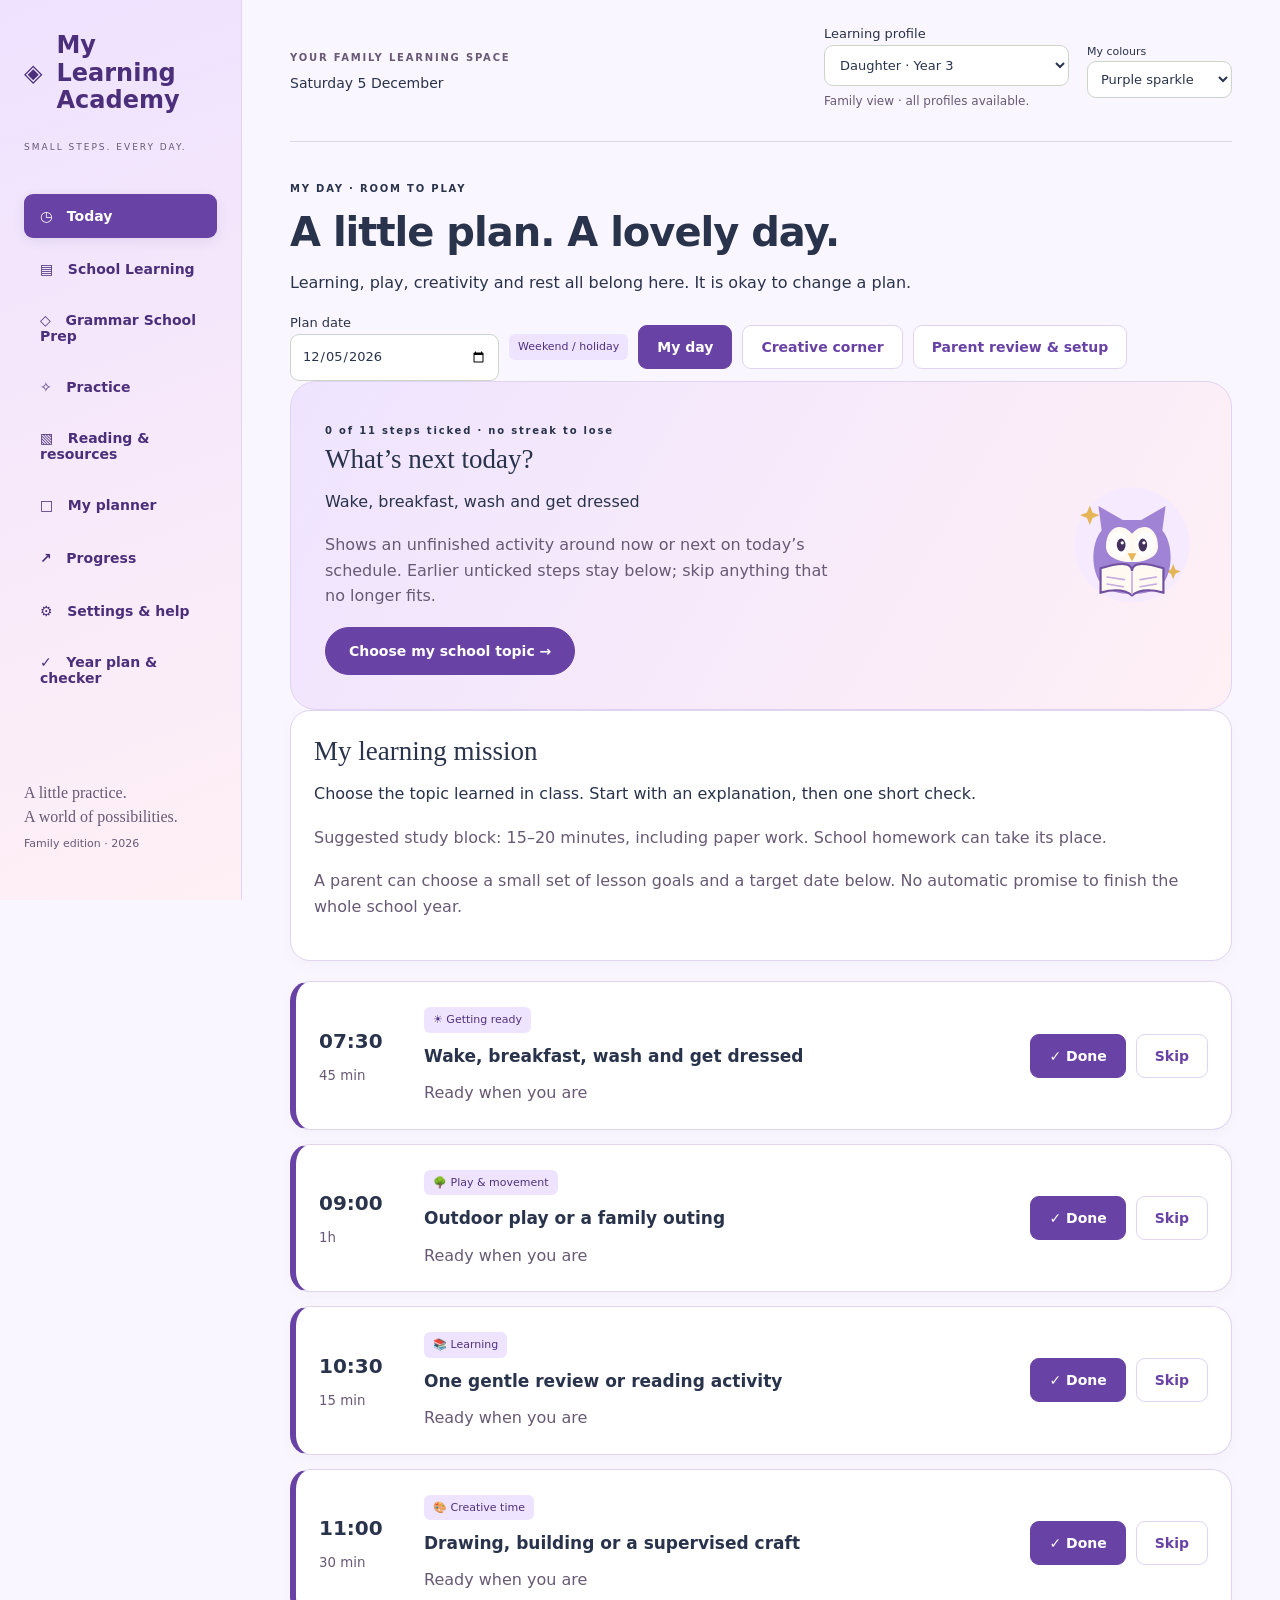
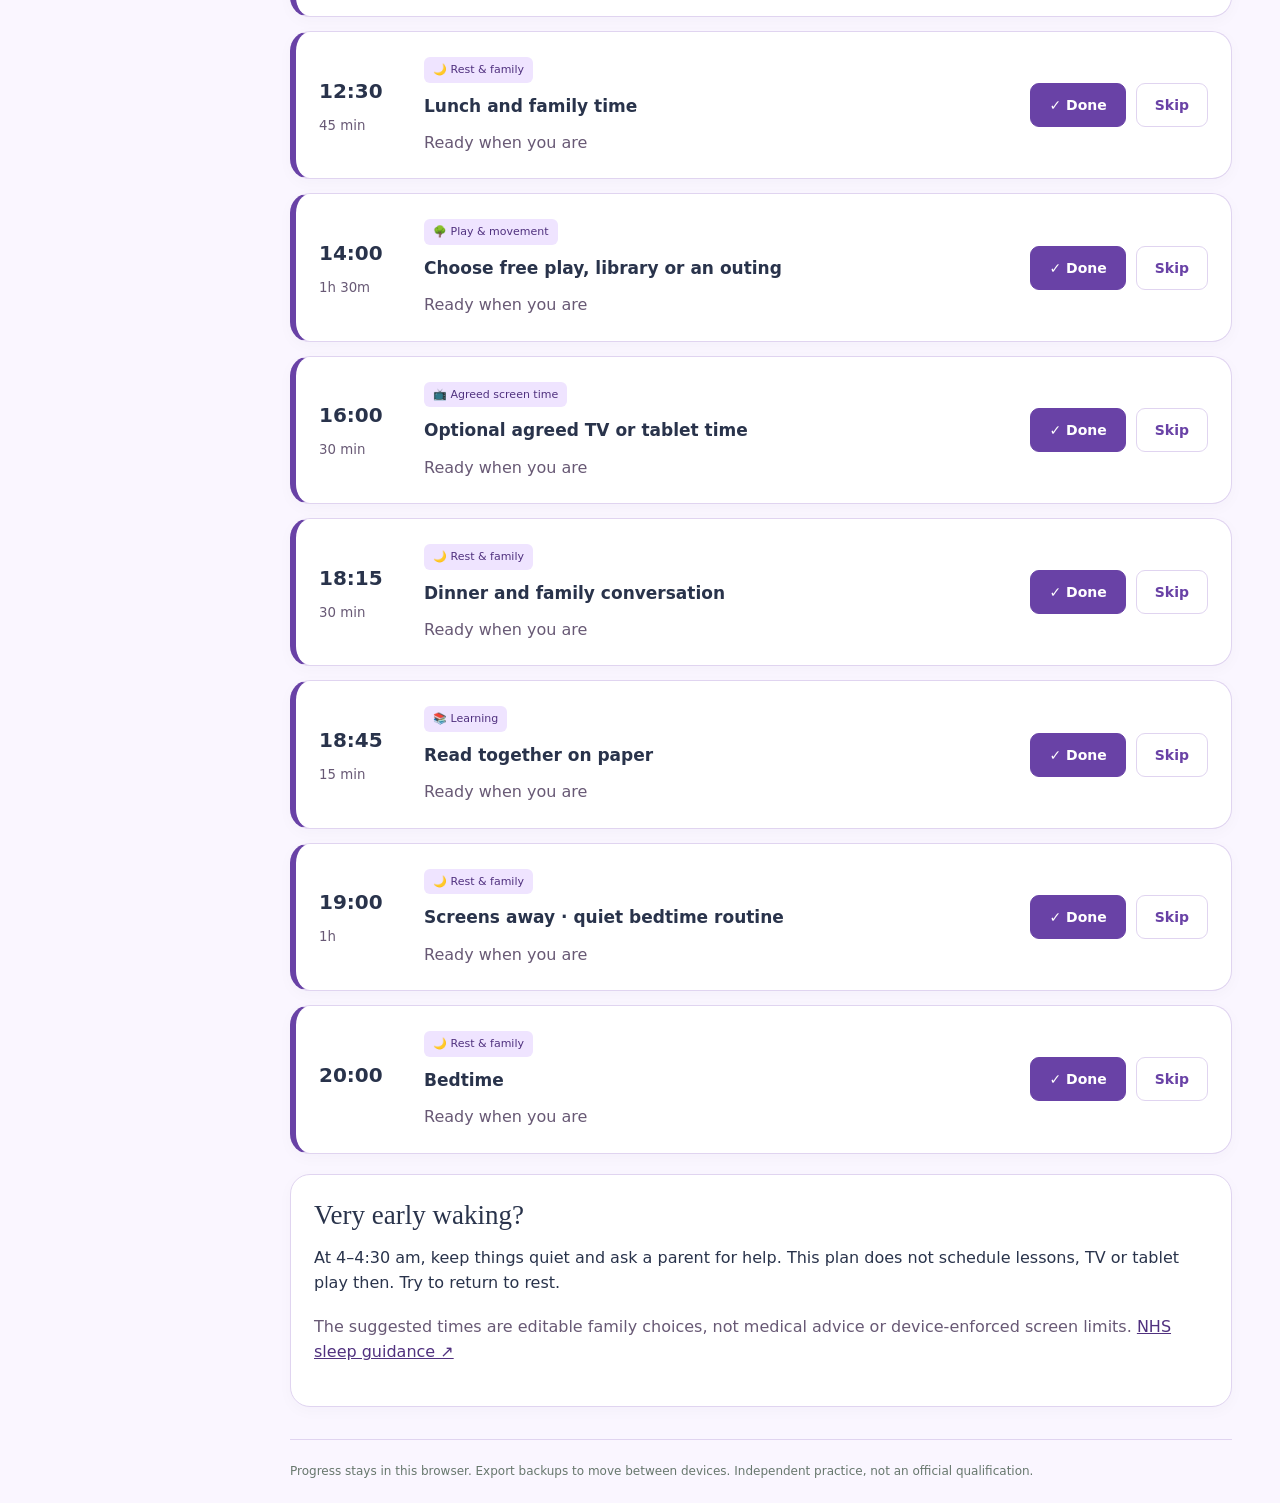
<file: index.html>
<!doctype html><html lang="en"><head><meta charset="utf-8"><meta name="viewport" content="width=device-width,initial-scale=1"><meta name="theme-color" content="#183d36"><title>My Learning Academy</title><link rel="manifest" href="manifest.json"><link rel="stylesheet" href="style.css"><link rel="stylesheet" href="colours.css"><link rel="stylesheet" href="day-plan.css"><link rel="stylesheet" href="layout-fixes.css"><link rel="stylesheet" href="year-checker.css"><link rel="apple-touch-icon" href="apple-touch-icon.png"></head><body><a class="skip-link" href="#app">Skip to learning</a><aside><a class="brand" href="#today">◈ <span>My Learning<br>Academy</span></a><small>SMALL STEPS. EVERY DAY.</small><nav id="nav"></nav><div class="asidefoot">A little practice.<br>A world of possibilities.<p>Family edition · 2026</p></div></aside><div class="shell"><header><div><small>YOUR FAMILY LEARNING SPACE</small><p id="date"></p></div><label>Learning profile<select id="profile"></select></label></header><div id="notice" role="status"></div><main id="app" tabindex="-1"></main><footer>Progress stays in this browser. Export backups to move between devices. Independent practice, not an official qualification.</footer></div><script src="content.js"></script><script src="school-content.js"></script><script src="wife-content.js"></script><script src="app.js"></script><script src="school-ui.js"></script><script src="wife-ui.js"></script><script src="telugu.js"></script><script src="family-upgrade.js"></script><script src="day-plan.js"></script><script src="subject-expansion.js"></script><script src="year3-lessons.js"></script><script src="curriculum-catalogue.js"></script><script src="quality-checker.js"></script><script src="year-checker-ui.js"></script><script src="interface-health.js"></script></body></html>
</file>
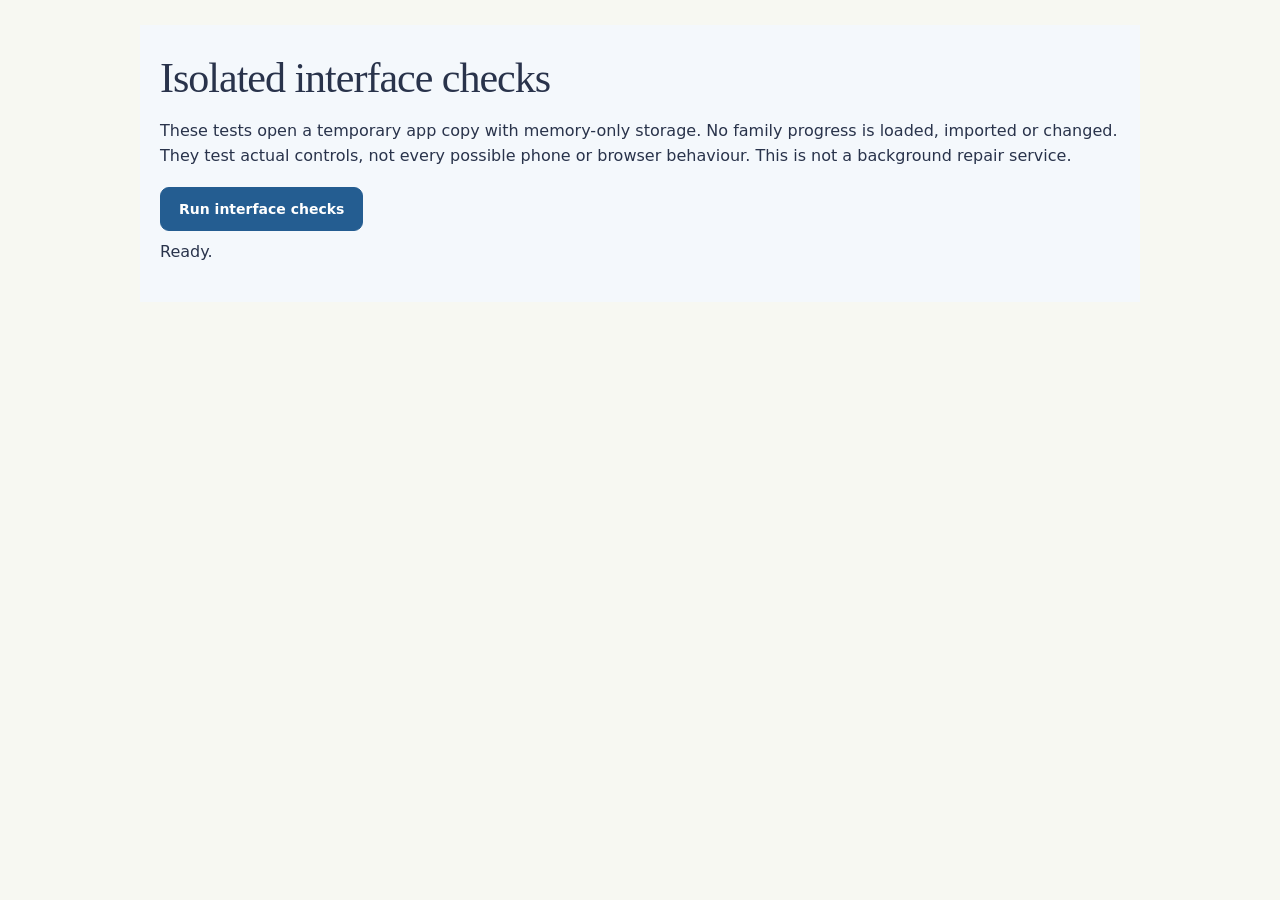
<file: interaction-lab.html>
<!doctype html><html lang="en"><meta charset="utf-8"><meta name="viewport" content="width=device-width,initial-scale=1"><title>Learning Academy · interface checks</title><link rel="stylesheet" href="style.css"><link rel="stylesheet" href="colours.css"><style>body{max-width:1000px;margin:25px auto;padding:20px}iframe{width:390px;height:650px;max-width:100%;background:white;border:2px solid #ddd;border-radius:15px}#results li{margin:10px 0}.fail{color:#8e2020}.pass{color:#245d43}</style><h1>Isolated interface checks</h1><p>These tests open a temporary app copy with memory-only storage. No family progress is loaded, imported or changed. They test actual controls, not every possible phone or browser behaviour. This is not a background repair service.</p><button id="run" class="primary">Run interface checks</button><p id="status" role="status">Ready.</p><ol id="results"></ol><div id="testHost"></div><script src="interaction-lab.js"></script></html>
</file>
<file: style.css>
:root{font:16px/1.6 'Segoe UI',system-ui,sans-serif;color:#243d37;background:#f7f8f2;--green:#204e42;--line:#dfe5dc}*{box-sizing:border-box}body{margin:0}aside{position:fixed;width:242px;inset:0 auto 0 0;background:#183d36;color:#eff5e9;padding:32px 24px}.brand{display:flex;align-items:center;gap:14px;font-size:25px;line-height:1.15;font-weight:700;color:inherit;text-decoration:none}aside small{font-size:9px;letter-spacing:2px;display:block;margin:25px 0 40px;color:#b9cebd}nav{display:grid;gap:9px}nav button{background:none;color:#cbdbd0;text-align:left;border:0;padding:12px 16px}nav button.active{background:#d9e8b5;color:#183d36}.asidefoot{position:absolute;bottom:28px;font:italic 19px/1.5 Georgia;color:#bdd0be}.asidefoot p{font:11px system-ui}.shell{margin-left:242px;padding:0 48px;max-width:1550px}header{padding:24px 0;display:flex;justify-content:space-between;align-items:center;border-bottom:1px solid var(--line)}small,.muted{color:#62776d}header small,.eyebrow{font-size:10px;letter-spacing:1.8px;font-weight:700}header p{margin:4px 0;font-size:14px}label{display:block;font-size:13px}select,input,textarea{font:inherit;color:inherit;border:1px solid #cbd6c9;border-radius:9px;background:#fff;padding:11px;width:100%}header select{width:245px;display:block}button,.button{font:600 14px system-ui;border:1px solid #cbd6c9;border-radius:9px;background:white;color:var(--green);padding:12px 18px;cursor:pointer;text-decoration:none;display:inline-block}button:hover,.button:hover{background:#edf3e5}button.primary{background:var(--green);color:white;border-color:var(--green)}button:disabled{opacity:.55;cursor:default}:focus-visible{outline:3px solid #bd8333;outline-offset:3px}main{padding:32px 0;min-height:75vh}h1{font:42px/1.18 Georgia;margin:9px 0 14px;letter-spacing:-1px}h2{font:27px/1.3 Georgia;margin:0 0 12px}h3{font-size:17px;margin:0 0 8px}p{margin:8px 0 18px}.hero{background:#e7edd8;border:1px solid #d8e0c8;border-radius:18px;padding:34px;display:grid;grid-template-columns:1fr auto;gap:20px}.hero p{max-width:520px}.art{width:160px;height:160px;border:1px solid #b4c99d;border-radius:50%;display:grid;place-items:center;font:80px Georgia;color:#607e4b;align-self:center;background:#f2f4e6}.grid{display:grid;grid-template-columns:repeat(3,1fr);gap:18px;margin:22px 0}.two{grid-template-columns:1.5fr 1fr}.card{background:white;border:1px solid var(--line);border-radius:14px;padding:23px}.stat{font:33px Georgia;color:var(--green)}.row{display:flex;gap:10px;align-items:center;flex-wrap:wrap}.between{justify-content:space-between}.tag{font-size:11px;background:#eef2e7;color:#4b6752;padding:4px 9px;border-radius:6px;display:inline-block}.step{display:flex;gap:16px;padding:18px 0;border-bottom:1px solid var(--line)}.num{width:34px;height:34px;flex-shrink:0;display:grid;place-items:center;background:#eff2e6;border-radius:50%}.step p{margin:3px 0 9px;font-size:14px}.bar{height:7px;background:#eef1e8;border-radius:9px;margin:15px 0;overflow:hidden}.bar div{height:100%;background:#71975d}.list{display:grid;gap:12px;margin-top:20px}details{background:white;border:1px solid var(--line);border-radius:12px;padding:17px}summary{cursor:pointer;font-weight:600}.choice{display:block;width:100%;text-align:left;margin:12px 0;padding:18px}.right{background:#e4f1dc!important;border:2px solid #437d40}.wrong{background:#fce9e3!important;border:2px solid #ae573e}.feedback{background:#f2f5e9;border-left:3px solid #729058;padding:17px;margin:16px 0}.question{font:26px/1.4 Georgia;margin:25px 0}.session{max-width:780px;margin:auto}.warn{background:#fff3d8;border-radius:9px;padding:12px;margin:10px 0}.success{color:#386e3c}textarea{min-height:160px}footer{font-size:12px;color:#67776d;border-top:1px solid var(--line);padding:22px 0}a{color:#285a48}table{border-collapse:collapse;width:100%;font-size:14px}td,th{text-align:left;padding:12px;border-bottom:1px solid var(--line)}.topic{padding:18px 0;border-bottom:1px solid var(--line)}#notice:not(:empty){background:#fff0cc;padding:15px}.search{margin:20px 0}.taskdone{text-decoration:line-through;opacity:.6}@media(max-width:1000px){.shell{padding:0 24px;margin-left:205px}aside{width:205px;padding:25px 15px}.grid{grid-template-columns:1fr 1fr}.two{grid-template-columns:1fr}.art{width:100px;height:100px;font-size:55px}}@media(max-width:700px){aside{position:static;width:auto;padding:18px}.brand{font-size:21px}aside small,.asidefoot{display:none}nav{display:flex;overflow:auto;margin-top:16px;gap:3px}nav button{white-space:nowrap;padding:10px}.shell{margin:0;padding:0 18px}header{gap:12px}header small{display:none}header select{width:190px}h1{font-size:34px}.hero{padding:24px;grid-template-columns:1fr}.art{display:none}.grid{grid-template-columns:1fr}.card{padding:19px}}@media print{aside,header,footer,button{display:none!important}.shell{margin:0;padding:0}details{break-inside:avoid}}
[hidden]{display:none!important}
.te-note{display:block;color:#47624e;font-family:'Nirmala UI','Noto Sans Telugu',system-ui,sans-serif;font-size:.95em;line-height:1.9;margin:4px 0 7px;letter-spacing:normal;font-weight:400}.primary .te-note{color:#eff6e9}nav .te-note{color:inherit;font-size:12px}h1 .te-note{font-size:21px;line-height:1.8}h2 .te-note{font-size:18px}.telugu-tools{border-color:#b6caa9;background:#f4f7eb;margin-bottom:25px}.telugu-tools p[lang=te]{line-height:1.9}.telugu-tools select{min-width:190px}.telugu-tools h2{font-size:24px}
</file>
<file: colours.css>
body{--ink:#29334b;--accent:#245d91;--accent-dark:#19466f;--surface:#fff;--page:#f4f8fc;--soft:#e7f2fc;--soft2:#f6ecfc;--edge:#d5e1ee;--muted:#56667a;--nav:#e7f1fc;--navink:#244b70;background:var(--page);color:var(--ink);--green:var(--accent);--line:var(--edge)}body[data-theme=purple]{--accent:#6942a6;--accent-dark:#50317f;--page:#faf6ff;--soft:#efe4ff;--soft2:#fff0f5;--edge:#e0d4f0;--nav:#eee2ff;--navink:#4c2f7b;--muted:#685975}body[data-theme=mint]{--accent:#246955;--accent-dark:#174a3c;--page:#f4faf6;--soft:#e2f3e9;--soft2:#fff5df;--edge:#d1e5da;--nav:#e1f1e8;--navink:#23533f;--muted:#52695e}body[data-theme=peach]{--accent:#9a4d38;--accent-dark:#713924;--page:#fff9f4;--soft:#ffeadb;--soft2:#f3edff;--edge:#eed9ce;--nav:#ffecdf;--navink:#753f30;--muted:#765e54}aside{background:linear-gradient(160deg,var(--nav),var(--soft2));color:var(--navink);border-right:1px solid var(--edge)}aside small,.asidefoot{color:var(--muted)}nav button{color:var(--navink)}nav button.active{background:var(--accent);color:#fff;box-shadow:0 3px 12px #342b6018}nav button:hover{background:var(--surface);color:var(--accent)}nav button.active:hover{background:var(--accent-dark);color:#fff}.brand{font-size:24px}.hero{background:linear-gradient(120deg,var(--soft),var(--soft2));border-color:var(--edge)}.card,details{border-color:var(--edge);box-shadow:0 4px 16px #2e245407}.card h2,.hero h2{color:var(--ink)}button,.button{border-color:var(--edge);color:var(--accent);min-height:44px}button.primary{background:var(--accent);border-color:var(--accent);color:white}button:hover,.button:hover{background:var(--soft)}.primary:hover{background:var(--accent-dark)}.tag,.num{background:var(--soft);color:var(--accent-dark)}.muted,small{color:var(--muted)}a{color:var(--accent-dark)}.bar{background:var(--soft)}.bar div{background:var(--accent)}.art{color:var(--accent);background:var(--surface);border-color:var(--edge)}.feedback{background:var(--soft);border-color:var(--accent)}.choice.selected{background:var(--soft);border:2px solid var(--accent)}.choice.right{color:#184624}.choice.wrong{color:#72382a}.theme-mini{font-size:11px;min-width:130px}.theme-mini select{width:145px;min-width:0;padding:9px;font-size:13px}header{gap:18px}header>div:first-child{margin-right:auto}.resource-tabs{margin-bottom:20px}.garden-badge{display:grid;text-align:center;gap:6px;background:var(--surface);border:1px solid var(--edge);border-radius:18px;padding:20px}.garden-badge>span{font-size:46px;line-height:1.2;color:var(--accent)}.learning-garden{background:linear-gradient(110deg,var(--soft),var(--soft2))}.kid-mascot{width:180px;height:180px;border:0;background:transparent}.kid-mascot img{width:100%;height:100%;filter:drop-shadow(0 8px 5px #6f4d9b15)}body[data-learner=child] h1{font-family:'Trebuchet MS',system-ui,sans-serif;font-weight:800;font-size:40px;letter-spacing:-1px}body[data-learner=child] .hero{border-radius:26px}body[data-learner=child] .card{border-radius:20px}body[data-learner=child] .hero button.primary{border-radius:24px;padding:15px 23px}body[data-learner=child] .art{display:grid}.telugu-tools{background:var(--soft);border-color:var(--edge)}.te-note{color:var(--muted)}nav .te-note{color:inherit}.asidefoot{font-style:normal;font-size:16px}.status-chip{padding:5px 10px;background:var(--soft);color:var(--accent-dark);border-radius:10px;font-size:12px}textarea{line-height:1.7}summary{min-height:32px}button:focus-visible,a:focus-visible,input:focus-visible,select:focus-visible,textarea:focus-visible{outline:3px solid #bc7a18;outline-offset:3px}@media(max-width:1050px){header{flex-wrap:wrap}header select{width:210px}.theme-mini select{width:140px}.kid-mascot{width:130px;height:130px}}@media(max-width:700px){header{display:grid;grid-template-columns:1fr auto;padding:15px 0;gap:10px}header>div:first-child{grid-column:1/-1}header select{width:100%;min-width:0}header>label{min-width:0}.theme-mini{min-width:0}.theme-mini select{width:135px}body[data-learner=child] h1{font-size:32px}.hero{position:relative;padding:24px}.kid-mascot{width:90px;height:90px;position:absolute;right:10px;top:15px;opacity:.26;pointer-events:none}.hero>div:first-child{z-index:1}.garden-badge{padding:14px}.learning-garden .grid{grid-template-columns:repeat(3,1fr);gap:8px}.garden-badge strong{font-size:12px}.garden-badge small{font-size:11px}.garden-badge>span{font-size:30px}.theme-mini label{font-size:11px}}@media(prefers-reduced-motion:reduce){*{scroll-behavior:auto!important;animation:none!important;transition:none!important}}@media print{.theme-mini,.resource-tabs{display:none}body{background:#fff;color:#111}.card{box-shadow:none}}
.skip-link{position:fixed;top:-100px;left:16px;z-index:100;background:#fff;padding:12px 20px;border:2px solid var(--accent);border-radius:10px}.skip-link:focus{top:10px}
</file>
<file: day-plan.css>
.day-hero{align-items:center}.day-hero img{width:130px;height:130px;max-width:none}.day-track{display:grid;gap:14px;margin:20px 0}.day-stop{display:grid;grid-template-columns:85px 1fr auto;align-items:center;gap:20px;margin:0!important;border-left:6px solid var(--accent,#6942a6)}.day-stop small{display:block;margin-top:8px}.day-time{font-size:1.25rem}.day-stop h3{margin:10px 0}.day-done{background:var(--soft,#f3ecfc)}.plan-edit{display:grid;grid-template-columns:120px 100px 1fr;gap:12px;border-bottom:1px solid #ddd;padding:10px 0}.goal-row{display:flex;gap:15px;justify-content:space-between;padding:10px 0;border-bottom:1px solid #ddd}.goal-row label{margin:0;max-width:70%}input[type=checkbox]{width:20px;height:20px;vertical-align:middle;margin-right:8px}details{margin:18px 0}summary{cursor:pointer;font-weight:600;padding:10px 0}#drawingPad{display:block;width:100%;height:auto;background:white;border:2px dashed #b29bd4;border-radius:20px;touch-action:none;margin-top:20px}input[type=color]{width:70px;height:44px}input[type=range]{min-width:100px}@media(max-width:720px){.day-stop{grid-template-columns:65px 1fr;gap:12px}.day-stop>.row{grid-column:1/-1}.plan-edit{grid-template-columns:1fr 1fr}.plan-edit>label:last-child{grid-column:1/-1}.goal-row{flex-direction:column}.goal-row label{max-width:100%}.day-hero img{display:none}}@media print{header,aside,footer,button,input,select,.resource-tabs{display:none!important}.shell{margin:0!important}.day-stop{break-inside:avoid;grid-template-columns:85px 1fr}.card{box-shadow:none}.day-hero{display:none}}
</file>
<file: layout-fixes.css>
/* Navigation stays in normal flow: footer can never overlap menu at short heights or high zoom. */
aside{display:flex;flex-direction:column;overflow-y:auto;overscroll-behavior:contain;gap:0}.brand,aside>small,aside nav,.asidefoot{flex-shrink:0}.asidefoot{position:static;bottom:auto;margin-top:auto;padding-top:28px}aside nav{padding-bottom:8px}aside nav button{white-space:normal;overflow-wrap:anywhere}header{flex-wrap:wrap}header>label{min-width:0;max-width:100%}header select{max-width:100%}.shell,main,.grid>*{min-width:0}h1,h2,h3,p,a{overflow-wrap:break-word}.coverage-table{overflow-x:auto}.coverage-table table{min-width:620px}.coverage-table th{vertical-align:top}.coverage-table caption{text-align:left;font-weight:600;padding:12px}.coverage-panel{margin:20px 0}.shared-note{padding:12px 15px;background:var(--soft);border-radius:12px;font-size:13px}@media(max-width:700px){aside{overflow:visible}aside nav{display:flex;overflow-x:auto;flex-shrink:1}aside nav button{white-space:nowrap;overflow-wrap:normal;flex-shrink:0}.asidefoot{display:none}}@media print{aside{display:none}}

/* iPhone controls must fit their grid cells and use readable text without focus zoom. */
@media(max-width:700px){header{grid-template-columns:minmax(0,1fr) minmax(110px,.8fr)}header label,header .theme-mini{min-width:0;width:auto}header select,header .theme-mini select{width:100%;min-width:0;max-width:100%;font-size:16px}input,select,textarea{font-size:16px}.row>label{min-width:0;max-width:100%}#planDate{min-width:0;min-inline-size:0;max-width:100%;width:100%}#profileModeHelp{grid-column:1/-1}.day-hero{min-width:0}}
.profile-mode-help{font-size:12px;color:var(--muted);margin:6px 0}.profile-mode-help button{padding:6px 10px;min-height:36px;font-size:12px}
</file>
<file: year-checker.css>
.quality-tabs{gap:8px;margin:18px 0}.year-units{display:grid;gap:20px;margin-top:20px}.year-units>.card{margin:0}.year-units textarea{min-height:90px}.year-units form{margin-top:18px;padding-top:15px;border-top:1px solid var(--edge)}.year-units .row button{font-size:13px;padding:9px 12px}.quality-tabs button{flex:0 1 auto}#qualityReview label{margin:12px 0}#schoolAlignment textarea{min-height:90px}.unit-status{color:#743c28}@media(max-width:700px){.quality-tabs{display:grid;grid-template-columns:1fr 1fr}.quality-tabs button{padding:10px;font-size:13px}.year-units .row{display:grid}.year-units .grid{grid-template-columns:1fr}}@media print{.quality-tabs,form,.year-units button{display:none!important}.year-units article{break-inside:avoid}}
</file>
